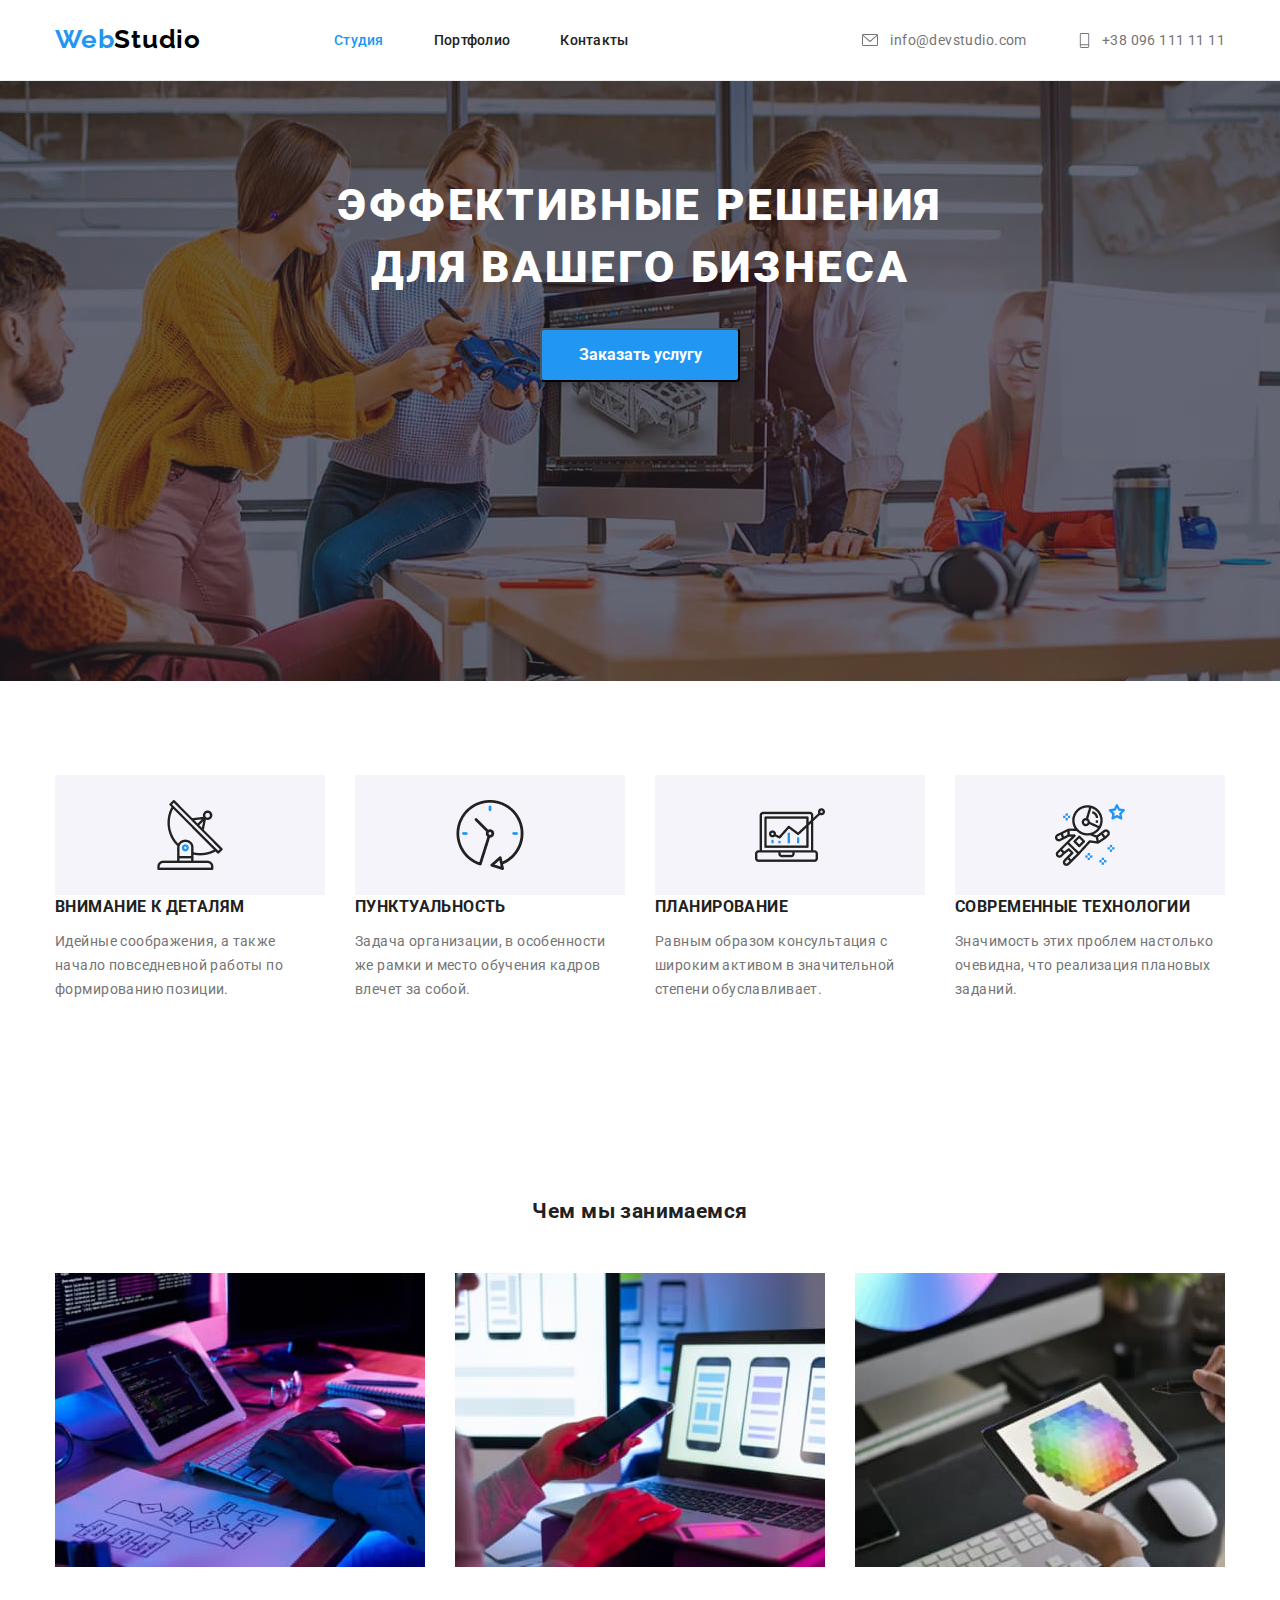
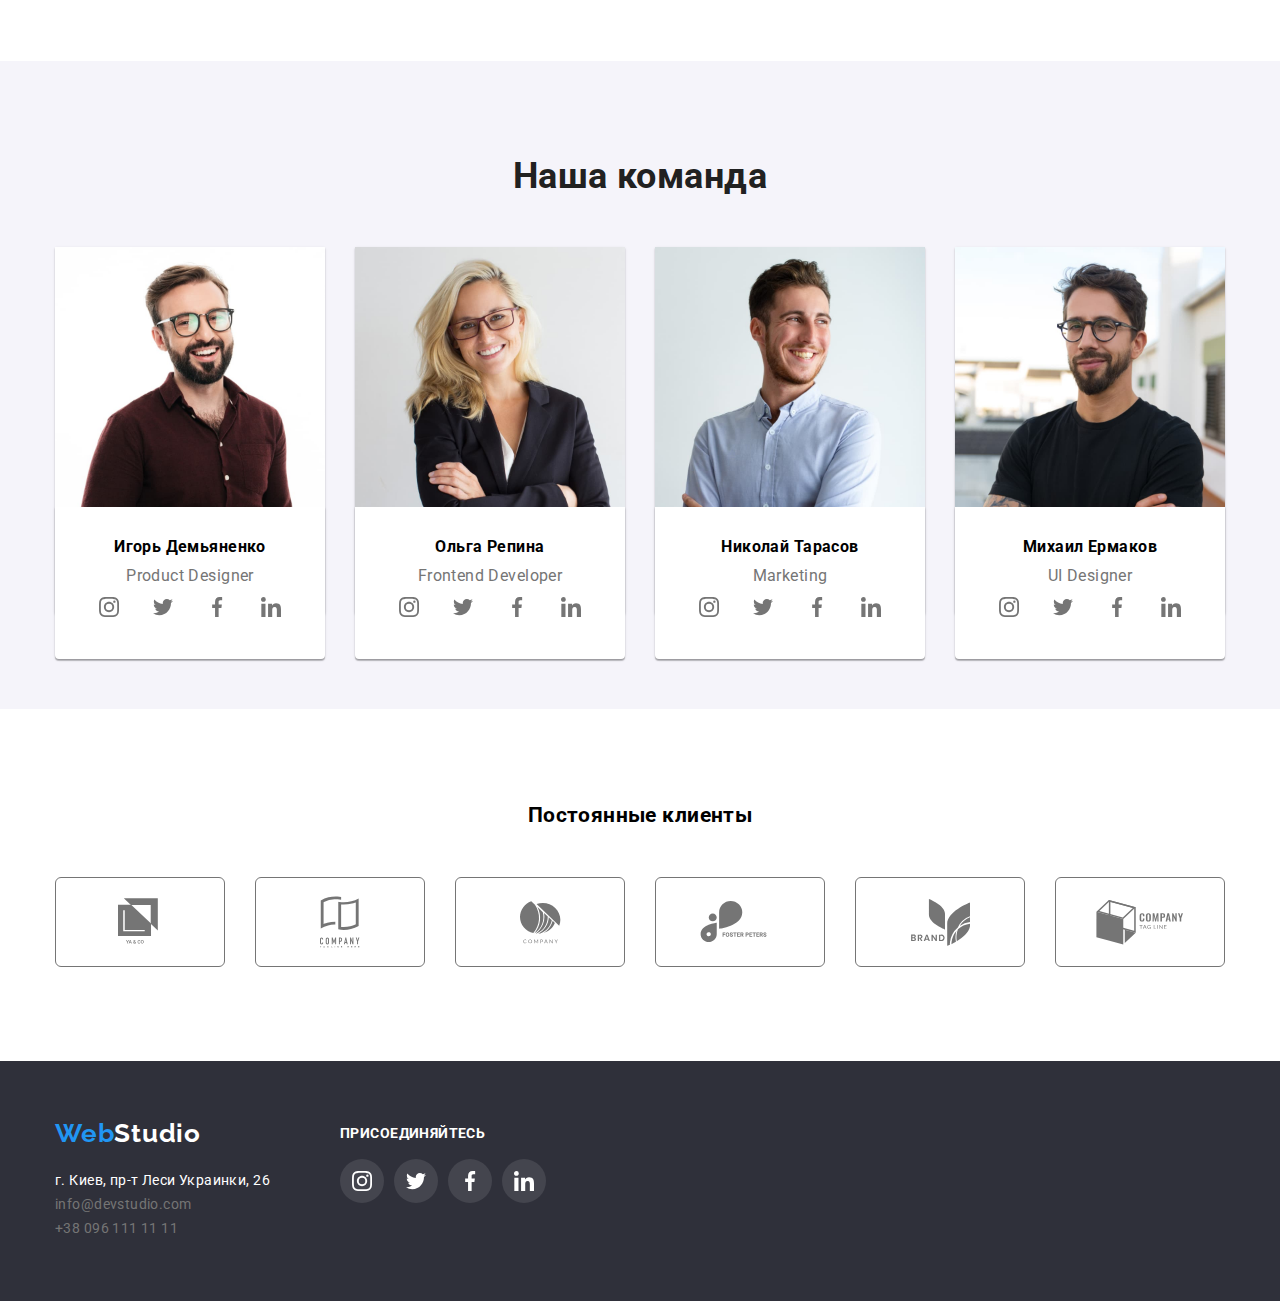
<file: index.html>
<!DOCTYPE html>
<html lang="ru">

<head>
    <meta charset="UTF-8">
    <meta http-equiv="X-UA-Compatible" content="IE=edge">
    <meta name="viewport" content="width=device-width, initial-scale=1.0">
    <title>Document</title>

    <link rel="stylesheet"
        href="https://cdnjs.cloudflare.com/ajax/libs/modern-normalize/1.0.0/modern-normalize.min.css">
    <link
        href="https://fonts.googleapis.com/css2?family=Raleway:wght@700&family=Roboto:wght@400;500;700;900&display=swap"
        rel="stylesheet">
    <link rel="stylesheet" href="./CSS/style.css">


</head>

<body>
    <header>

        <div class="container head">
            <a href="./index.html" class="logo">Web<span class="logo-second-part">Studio</span> </a>
            <nav>

                <ul class="site-nav list">
                    <li>
                        <a href="./index.html" class="link current">Студия</a>
                    </li>
                    <li>
                        <a href="./portfolio.html" class="link">Портфолио</a>
                    </li>
                    <li>
                        <a href="Контакты" class="link">Контакты</a>
                    </li>
                </ul>
            </nav>
           <ul class="list nav-contacts">
               <li class="nav-contacts-item-mail"><a class="mail" href="mailto:info@devstudio.com">
                <svg class="icon" >
                    <use href="./images/sprite.svg#icon-envelope"></use>
                </svg>
                info@devstudio.com</a></li>
               <li class="nav-contacts-item-tel" ><a class="tel" href="tel:+380961111111">
                <svg class="icon" width=15px height=25px >
                    <use href="./images/sprite.svg#icon-cellphone"></use>
                </svg>
                +38 096 111 11 11</a></li>
           </ul>

               
                
            
           
        </div>

    </header>
    <main>
        <!-- герой -->
        <section class="section hero-section overlay">
            <div class="container">
                <h1 class="hero-section-title">Эффективные решения <br> для вашего бизнеса</h1>
                <button class="button-hero" type="button">Заказать услугу</button>
            </div>


        </section>
        <section class="section">
            <div class="container">
                <h2 class="title hidden">Наши качества</h2>
                <ul class="list advantages">
                    <li class="advantages-item-antenna">
                        <h3 class="title advantages">Внимание к деталям</h3>
                        <p>Идейные соображения, а также начало повседневной работы по формированию позиции.</p>
                    </li>
                    <li class="advantages-item-clock">
                        <h3 class="title advantages">Пунктуальность</h3>
                        <p>Задача организации, в особенности же рамки и место обучения кадров влечет за собой.</p>
                    </li>
                    <li class="advantages-item-diagram">
                        <h3 class="title advantages">Планирование</h3>
                        <p>Равным образом консультация с широким активом в значительной степени обуславливает.</p>

                    </li>
                    <li class="advantages-item-astronaut">
                        <h3 class="title advantages">Современные технологии</h3>
                        <p>Значимость этих проблем настолько очевидна, что реализация плановых заданий.</p>
                    </li>
                </ul>
            </div>
        </section>

        <!-- Чем мы занимаемся -->

        <section class="section">
            <div class="container">
                <h2 class="what-we-do title">Чем мы занимаемся</h2>
                <div class="we-do">
                    <ul class="list">
                        <li> <img src="./images/box_1.jpg" width="370" alt="Компьютер"></li>
                        <li><img src="./images/box_2.jpg" width="370" alt="Мобильник"></li>
                        <li><img src="./images/box_3.jpg" width="370" alt="Планшет"></li>
                    </ul>
                </div>


            </div>

        </section>

        <!-- Наша команда -->


        <section class="section team">
            <div class="container">
                <h2 class="title team-title">Наша команда</h2>
                <ul class="list team-list">
                    <li class="team-list-item">
                        <div class="teammatepic-thumb">
                            <img src="./images/team_1.jpg" width="270" alt="Член команды 1">
                        </div>

                        <div class="teammate-info">
                            <h3 class="teammate-name">Игорь Демьяненко</h3>
                            <p class="teammate-position">Product Designer</p>
                        <ul class="list social-icons">
                            <li class="social-icons-item">
                                <a href="" class="social-icons-link" target="_blank" rel="noopener noreferer">
                                    <svg class="icon">
                                        <use href="./images/sprite.svg#icon-instagram"></use>
                                    </svg>
                                </a>
                            </li>
                            <li class="social-icons-item">
                                <a href="" class="social-icons-link">
                                    <svg class="icon">
                                        <use href="./images/sprite.svg#icon-twitter"></use>
                                    </svg>
                                </a>
                            </li>
                            <li class="social-icons-item">
                                <a href="" class="social-icons-link">
                                    <svg class="icon">
                                        <use href="./images/sprite.svg#icon-facebook"></use>
                                    </svg>
                                </a>
                            </li>
                            <li class="social-icons-item">
                                <a href="" class="social-icons-link">
                                    <svg class="icon">
                                        <use href="./images/sprite.svg#icon-linkedin"></use>
                                    </svg>
                                </a>
                            </li>
                        </ul>
                        
                        </div>
                       


                    </li>
                    <li class="team-list-item">
                        <div class="teammatepic-thumb">
                            <img src="./images/team_2.jpg" width="270" alt="Член команды 2">
                    
                       
                        </div>


                        <div class="teammate-info">
                            <h3 class="teammate-name">Ольга Репина </h3>
                            <p class="teammate-position">Frontend Developer</p>
                        <ul class="list social-icons">
                            <li class="social-icons-item">
                                <a href="" class="social-icons-link" target="_blank" rel="noopener noreferer">
                                    <svg class="icon">
                                        <use href="./images/sprite.svg#icon-instagram"></use>
                                    </svg>
                                </a>
                            </li>
                            <li class="social-icons-item">
                                <a href="" class="social-icons-link">
                                    <svg class="icon">
                                        <use href="./images/sprite.svg#icon-twitter"></use>
                                    </svg>
                                </a>
                            </li>
                            <li class="social-icons-item">
                                <a href="" class="social-icons-link">
                                    <svg class="icon">
                                        <use href="./images/sprite.svg#icon-facebook"></use>
                                    </svg>
                                </a>
                            </li>
                            <li class="social-icons-item">
                                <a href="" class="social-icons-link">
                                    <svg class="icon">
                                        <use href="./images/sprite.svg#icon-linkedin"></use>
                                    </svg>
                                </a>
                            </li>
                        </ul>
                        </div>
                        

                    </li>
                    <li class="team-list-item">
                        <div class="teammatepic-thumb">
                            <img src="./images/team_3.jpg" width="270" alt="Член команды 3">
                        </div>

                        <div class="teammate-info">
                            <h3 class="teammate-name">Николай Тарасов</h3>
                            <p class="teammate-position">Marketing</p>
                    <ul class="list social-icons">
                        <li class="social-icons-item">
                            <a href="" class="social-icons-link" target="_blank" rel="noopener noreferer">
                                <svg class="icon">
                                    <use href="./images/sprite.svg#icon-instagram"></use>
                                </svg>
                            </a>
                        </li>
                        <li class="social-icons-item">
                            <a href="" class="social-icons-link">
                                <svg class="icon">
                                    <use href="./images/sprite.svg#icon-twitter"></use>
                                </svg>
                            </a>
                        </li>
                        <li class="social-icons-item">
                            <a href="" class="social-icons-link">
                                <svg class="icon">
                                    <use href="./images/sprite.svg#icon-facebook"></use>
                                </svg>
                            </a>
                        </li>
                        <li class="social-icons-item">
                            <a href="" class="social-icons-link">
                                <svg class="icon">
                                    <use href="./images/sprite.svg#icon-linkedin"></use>
                                </svg>
                            </a>
                        </li>
                    </ul>
                        </div>

                    </li>
                    <li class="team-list-item">
                        <div class="teammatepic-thumb">
                            <img src="./images/team_4.jpg" width="270" alt="Член команды 4">
                        </div>

                        <div class="teammate-info">
                            <h3 class="teammate-name">Михаил Ермаков</h3>
                            <p class="teammate-position">UI Designer</p>
                    <ul class="list social-icons">
                        <li class="social-icons-item">
                            <a href="" class="social-icons-link" target="_blank" rel="noopener noreferer">
                                <svg class="icon">
                                    <use href="./images/sprite.svg#icon-instagram"></use>
                                </svg>
                            </a>
                        </li>
                        <li class="social-icons-item">
                            <a href="" class="social-icons-link">
                                <svg class="icon">
                                    <use href="./images/sprite.svg#icon-twitter"></use>
                                </svg>
                            </a>
                        </li>
                        <li class="social-icons-item">
                            <a href="" class="social-icons-link">
                                <svg class="icon">
                                    <use href="./images/sprite.svg#icon-facebook"></use>
                                </svg>
                            </a>
                        </li>
                        <li class="social-icons-item">
                            <a href="" class="social-icons-link">
                                <svg class="icon">
                                    <use href="./images/sprite.svg#icon-linkedin"></use>
                                </svg>
                            </a>
                        </li>
                    </ul>
                        </div>



                    </li>
                </ul>
            </div>

        </section>
        <!-- Постоянные клиенты -->
        <section class="section">
            <div class="container">
<h2 class="clients-title">Постоянные клиенты</h2>
<ul class="clients-list list">
    <li class="clients-list-item">
        <a class="clients-item-link" href="">
        <svg class="icon" width=44px height=49px>
            <use href="./images/sprite.svg#icon-logo1"></use>
        </svg>
        </a>
    </li>
    <li class="clients-list-item">
        <a class="clients-item-link" href="">
            <svg class="icon" width=40px height=52px>
                <use href="./images/sprite.svg#icon-logo2"></use>
            </svg>
        </a>
    </li>
    <li class="clients-list-item">
        <a class="clients-item-link" href="">
            <svg class="icon" width=41px height=43px>
                <use href="./images/sprite.svg#icon-logo3"></use>
            </svg>
        </a>
    </li>
    <li class="clients-list-item">
        <a class="clients-item-link" href="">
            <svg class="icon" width=80px height=42px>
                <use href="./images/sprite.svg#icon-logo4"></use>
            </svg>
        </a>
    </li>
    <li class="clients-list-item">
        <a class="clients-item-link" href="">
            <svg class="icon" width=59px height=47px>
                <use href="./images/sprite.svg#icon-logo5"></use>
            </svg>
        </a>
    </li>
    <li class="clients-list-item">
        <a class="clients-item-link" href="">
            <svg class="icon" width=88px height=45px>
                <use href="./images/sprite.svg#icon-logo6"></use>
            </svg>
        </a>
    </li>
</ul>
            </div>
        </section>
    </main>

    <!-- Подвал -->


    <footer>
        <div class="container footer-main">
            <div class="footer-address">
    
    
                <div class="logo-footer">
                    <a href="./index.html" class="logo">Web<span class="logo-second-part-footer">Studio</span> </a>
                </div>
    
    
                <address>
                    г. Киев, пр-т Леси Украинки, 26 <br>
                    <a class="mail-footer" href="mailto:info@devstudio.com">info@devstudio.com</a> <br>
                    <a class="tel-footer" href="tel:+380961111111">+38 096 111 11 11</a>
                </address>
            </div>
    
            <div class="footer-socials">
                <b>ПРИСОЕДИНЯЙТЕСЬ</b>
                <div class="footer-icons">
                    <ul class="list social-icons">
                        <li class="social-icons-item">
                            <a href="" class="social-icons-link-footer" target="_blank" rel="noopener noreferer">
                                <svg class="icon">
                                    <use href="./images/sprite.svg#icon-instagram"></use>
                                </svg>
                            </a>
                        </li>
                        <li class="social-icons-item">
                            <a href="" class="social-icons-link-footer">
                                <svg class="icon">
                                    <use href="./images/sprite.svg#icon-twitter"></use>
                                </svg>
                            </a>
                        </li>
                        <li class="social-icons-item">
                            <a href="" class="social-icons-link-footer">
                                <svg class="icon footer-icon">
                                    <use href="./images/sprite.svg#icon-facebook"></use>
                                </svg>
                            </a>
                        </li>
                        <li class="social-icons-item">
                            <a href="" class="social-icons-link-footer">
                                <svg class="icon">
                                    <use href="./images/sprite.svg#icon-linkedin"></use>
                                </svg>
                            </a>
                        </li>
                    </ul>
                </div>
    
            </div>
        </div>
    </footer>
</body>

</html>
</file>
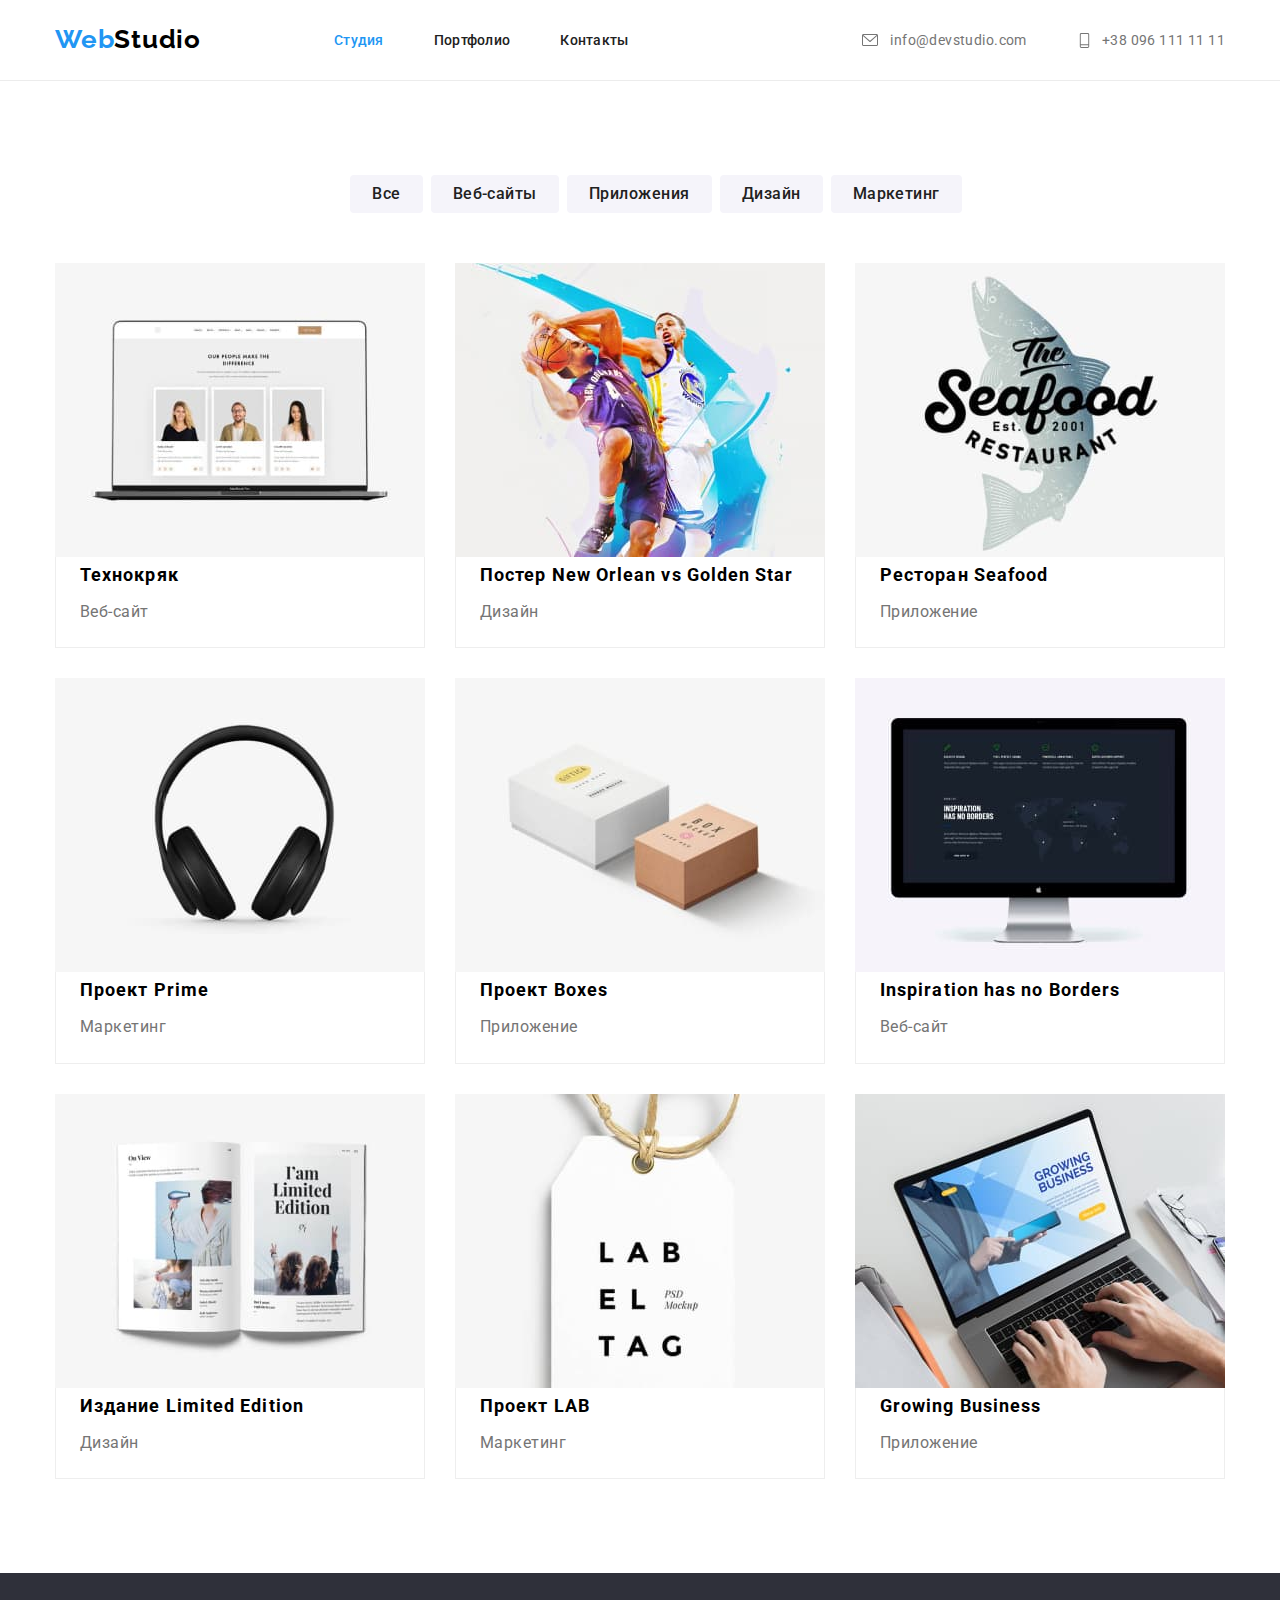
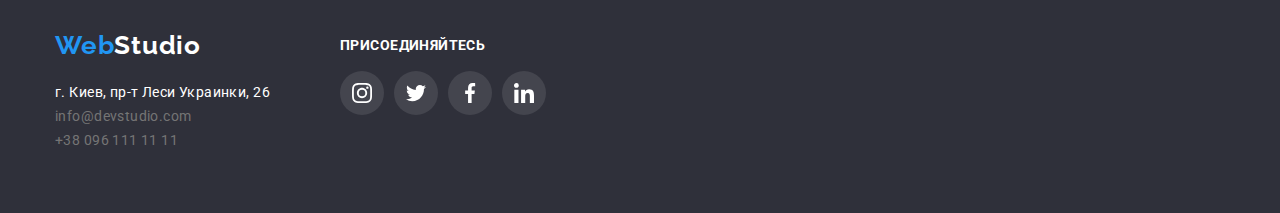
<file: portfolio.html>
<!DOCTYPE html>
<html lang="ru">
<head>
    <meta charset="UTF-8">
    <meta http-equiv="X-UA-Compatible" content="IE=edge">
    <meta name="viewport" content="width=device-width, initial-scale=1.0">
    <title>Portfolio</title>
    <link rel="stylesheet" href="https://cdnjs.cloudflare.com/ajax/libs/modern-normalize/1.0.0/modern-normalize.min.css">
    <link rel="preconnect" href="https://fonts.gstatic.com">
    <link href="https://fonts.googleapis.com/css2?family=Raleway:wght@700&family=Roboto:wght@400;500;700;900&display=swap"
        rel="stylesheet">
        <link rel="stylesheet" href="./CSS/style.css">
</head>
<body>
    <header>
    
        <div class="container head">
            <a href="./index.html" class="logo">Web<span class="logo-second-part">Studio</span> </a>
            <nav>
    
                <ul class="site-nav list">
                    <li>
                        <a href="./index.html" class="link current">Студия</a>
                    </li>
                    <li>
                        <a href="./portfolio.html" class="link">Портфолио</a>
                    </li>
                    <li>
                        <a href="Контакты" class="link">Контакты</a>
                    </li>
                </ul>
            </nav>
            <ul class="list nav-contacts">
                <li class="nav-contacts-item-mail"><a class="mail" href="mailto:info@devstudio.com">
                        <svg class="icon">
                            <use href="./images/sprite.svg#icon-envelope"></use>
                        </svg>
                        info@devstudio.com</a></li>
                <li class="nav-contacts-item-tel"><a class="tel" href="tel:+380961111111">
                        <svg class="icon" width=15px height=25px>
                            <use href="./images/sprite.svg#icon-cellphone"></use>
                        </svg>
                        +38 096 111 11 11</a></li>
            </ul>
    
    
    
    
    
        </div>
    
    </header>
    <main>
        <section class="section">
            <div class="container">
            <h1 class="portfolio-title">portfolio</h1>
            <ul class="portfolio-buttons-list list">
                <li><button class="portfolio-button" type="button">Все</button></li>
                <li><button class="portfolio-button" type="button">Веб-сайты</button></li>
                <li><button class="portfolio-button" type="button">Приложения</button></li>
                <li><button class="portfolio-button" type="button">Дизайн</button></li>
                <li><button class="portfolio-button" type="button">Маркетинг</button></li>
            </ul>
            <ul class="list products">
                <li class="product-card">
                    <a class="text-decoration" href="tehnokryak">
                        <img src="./images/portfolio/img_1.jpg" width="370" alt="Технокряк">
                        <div class="card-description">
                            <h2 class="product-name">Технокряк</h2>
                            <p class="product-description">Веб-сайт</p>
                        </div>
                    </a>
                   
                   
                </li>
                <li class="product-card">
                    <a href="">
                    <img src="./images/portfolio/img_2.jpg" width="370" alt="Постер_баскетболист">
                   <div class="card-description"><h2 class="product-name">Постер New Orlean vs Golden Star</h2>
                <p class="product-description">Дизайн</p>
            </div> 
            </a>
                </li>
                <li class="product-card">
                    <a href="">
                    <img src="./images/portfolio/img_3.jpg" width="370" alt="Рыбный Ресторан">
                   <div class="card-description"><h2 class="product-name">Ресторан Seafood</h2>
                    <p class="product-description">Приложение</p></div> 
                </a>
                </li>
                <li class="product-card">
                    <a href="">
                    <img src="./images/portfolio/img_4.jpg" width="370" alt="Наушники">
                   <div class="card-description"><h2 class="product-name">Проект Prime</h2>
                    <p class="product-description">Маркетинг</p></div> 
                    </a>
                </li>

                <li class="product-card">
                    <a href="">
                    <img src="./images/portfolio/img_5.jpg" width="370" alt="Коробки">
                    <div class="card-description"><h2 class="product-name">Проект Boxes</h2>
                    <p class="product-description">Приложение</p></div>
                </a>
                </li>
                <li class="product-card">
                    <a href="">
                    <img src="./images/portfolio/img_6.jpg" width="370" alt="Монитор">
                    <div class="card-description"><h2 class="product-name">Inspiration has no Borders</h2>
                    <p class="product-description">Веб-сайт</p>
                </div>
                </a>
                </li>
                <li class="product-card">
                    <a href="">
                    <img src="./images/portfolio/img_7.jpg" width="370" alt="Раскрытая книга">
                   <div class="card-description">
                    <h2 class="product-name">Издание Limited Edition</h2>
                    <p class="product-description">Дизайн</p>
                   </div> 
                </a>
                </li>
                <li class="product-card">
                    <a href="">
                    <img src="./images/portfolio/img_8.jpg"  width="370" alt="Бирка">
                    <div class="card-description"><h2 class="product-name">Проект LAB</h2>
                    <p class="product-description">Маркетинг</p>
                </div>
                </a>
                </li>
                <li class="product-card">
                    <a href="">
                    <img src="./images/portfolio/img_9.jpg"  width="370" alt="Ноутбук">
                   <div class="card-description">
                    <h2 class="product-name">Growing Business</h2>
                    <p class="product-description">Приложение</p>
                   </div> 
                </a>
                </li>
                
            </ul>
            </div>
        </section>
    </main>



    <footer>
        <div class="container footer-main">
            <div class="footer-address">
    
    
                <div class="logo-footer">
                    <a href="./index.html" class="logo">Web<span class="logo-second-part-footer">Studio</span> </a>
                </div>
    
    
                <address>
                    г. Киев, пр-т Леси Украинки, 26 <br>
                    <a class="mail-footer" href="mailto:info@devstudio.com">info@devstudio.com</a> <br>
                    <a class="tel-footer" href="tel:+380961111111">+38 096 111 11 11</a>
                </address>
            </div>
    
            <div class="footer-socials">
                <b>ПРИСОЕДИНЯЙТЕСЬ</b>
                <div class="footer-icons">
                    <ul class="list social-icons">
                        <li class="social-icons-item">
                            <a href="" class="social-icons-link-footer" target="_blank" rel="noopener noreferer">
                                <svg class="icon">
                                    <use href="./images/sprite.svg#icon-instagram"></use>
                                </svg>
                            </a>
                        </li>
                        <li class="social-icons-item">
                            <a href="" class="social-icons-link-footer">
                                <svg class="icon">
                                    <use href="./images/sprite.svg#icon-twitter"></use>
                                </svg>
                            </a>
                        </li>
                        <li class="social-icons-item">
                            <a href="" class="social-icons-link-footer">
                                <svg class="icon footer-icon">
                                    <use href="./images/sprite.svg#icon-facebook"></use>
                                </svg>
                            </a>
                        </li>
                        <li class="social-icons-item">
                            <a href="" class="social-icons-link-footer">
                                <svg class="icon">
                                    <use href="./images/sprite.svg#icon-linkedin"></use>
                                </svg>
                            </a>
                        </li>
                    </ul>
                </div>
    
            </div>
            </div>
    </footer>
</body>
</html>
</file>
<file: CSS/style.css>
:root {
  --primary-text-color: #757575;
  --title-text-color: #212121;
  --accent-color: #2196f3;
  --primary-white-color: #ffffff;
  --card-set-gap: 20px;
  --grid-item: 3;
}

body {
  background-color: var(--primary-white-color);
  color: var(--primary-text-color);
  font-family: Roboto, sans-serif;
  font-style: normal;
  font-weight: normal;
  font-size: 14px;
  line-height: 24px;

  letter-spacing: 0.03em;
}

/* Утилитарные классы */

h1,
h2,
h3,
p {
  margin: 0px;
}
.title {
  margin-bottom: 10px;
}
h2 {
  margin-bottom: 50px;
}
.container {
  margin-left: auto;
  margin-right: auto;
  width: 1200px;
  padding-left: 15px;
  padding-right: 15px;
}
.section {
  padding-top: 94px;
  padding-bottom: 94px;
}

/* Соцсети */
.social-icons-item .icon {
  width: 20px;
  height: 20px;
  fill: var(--primary-text-color);
}
.social-icons {
  display: inline-flex;
  padding: 0px;
}

.social-icons-link {
  width: 44px;
  height: 44px;
  display: flex;
  justify-content: center;
  align-items: center;
}
.social-icons-item:not(:last-child) {
  margin-right: 10px;
}
.social-icons-link:hover,
.social-icons-link:focus {
  fill: var(--primary-white-color);
  background-color: var(--accent-color);
  border-radius: 50%;
}
.social-icons-link:hover .icon,
.social-icons-link:focus .icon {
  fill: var(--primary-white-color);
}

/* Хедер */
.head {
  display: flex;
  align-items: center;
  height: 80px;
}
.head > nav {
  margin-left: 93px;
}
.site-nav {
  display: flex;
}

.logo {
  color: var(--accent-color);
  font-family: Raleway;
  font-style: normal;
  font-weight: bold;
  font-size: 26px;
  line-height: 1, 2;
  letter-spacing: 0.03em;
  text-decoration: none;
}
.logo-second-part {
  color: black;
  font-family: Raleway;
  font-style: normal;
  font-weight: bold;
  font-size: 26px;
  line-height: 1.2;
  letter-spacing: 0.03em;
  text-decoration: none;
}
header {
  border-bottom: 1px solid #ececec;
}

/* Site nav */

.nav-contacts-item-mail .icon {
  width: 20px;
  height: 16px;
  fill: var(--primary-text-color);
}
.nav-contacts-item-tel .icon {
  fill: var(--primary-text-color);
}
.nav-contacts {
  display: flex;
  margin-left: auto;
  align-items: center;
}
.nav-contacts-item-tel {
  margin-left: 50px;
}
.mail:hover .icon,
.mail:focus .icon {
  fill: var(--accent-color);
}
.tel:hover .icon,
.tel:focus .icon {
  fill: var(--accent-color);
}

.site-nav > li {
  margin-right: 50px;
}

.site-nav > li:last-child {
  margin-right: 0;
}
.tel {
  text-decoration: none;
  margin-right: 0;
  display: flex;
  align-items: center;
}

.site-nav .link {
  color: var(--title-text-color);
  font-weight: 500;
  font-size: 14px;
  line-height: 1.14;
  letter-spacing: 0.02em;
  text-decoration: none;
}

.site-nav .link:hover,
.site-nav .link:focus {
  color: var(--accent-color);
}

.site-nav .link.current {
  color: var(--accent-color);
}
.mail {
  color: var(--title-text-color);
  text-decoration: none;

  display: flex;
  align-items: center;
}

.mail:focus,
.mail:hover,
.tel:focus,
.tel:hover {
  color: var(--accent-color);
}

.tel,
.mail {
  color: var(--primary-text-color);
}
.list {
  list-style: none;
}
.nav-contacts-item-mail .icon,
.nav-contacts-item-tel .icon {
  margin-right: 10px;
}

/* герой */

.hero-section {
  background-color: #2f303a;
  text-align: center;
  height: 600px;
}

.title {
  color: var(--title-text-color);
}
.hero-section-title {
  color: var(--primary-white-color);
  font-weight: 900;
  font-size: 44px;
  line-height: 1.4;
  text-align: center;
  letter-spacing: 0.06em;
  text-transform: uppercase;
  margin-bottom: 30px;
}

.button-hero {
  background-color: var(--accent-color);
  color: var(--primary-white-color);
  width: 200px;
  box-shadow: 0px 4px 4px rgba(0, 0, 0, 0.15);
  border-radius: 4px;
  display: inline-block;
  padding: 10px 32px;
  font-family: Roboto;
  font-style: normal;
  font-weight: bold;
  font-size: 16px;
  line-height: 30px;
  align-items: center;
  text-align: center;
  cursor: pointer;
}

h1,
h2,
h3 {
  color: black;
}

.hidden {
  display: none;
}
.overlay {
    height: 600px;
    max-width: 1600px;
    margin-left: auto;
    margin-right: auto;
    background-size: cover;
    background-position: center;
    background-image: linear-gradient( to right, rgba(47, 48, 58, 0.4), rgba(47, 48, 58, 0.4)), url(../images/Hero_pic.jpg);
}

/* Наши качества */
.advantages {
  display: flex;
  margin: 0px;
  padding: 0px;
}
.title,
.advantages {
  margin-bottom: 10px;
}
li > .advantages {
  text-transform: uppercase;
}
.advantages > li {
  width: 270px;
  margin-right: 30px;
}
.advantages > li:last-child {
  margin-right: 0px;
}
.advantages-item-antenna::before{
  display: flex;
  content: " ";
  width: 270px;height: 120px;
  background-color:#F5F4FA;
  background-repeat: no-repeat;
  background-position: center;
  background-image: url(../images/antenna.png);

}
.advantages-item-clock::before{
  display: flex;
  content: " ";
  width: 270px;height: 120px;
  background-color:#F5F4FA;
  background-repeat: no-repeat;
  background-position: center;
  background-image: url(../images/clock.png);
}
.advantages-item-diagram::before{
  display: flex;
  content: " ";
  width: 270px;height: 120px;
  background-color:#F5F4FA;
  background-repeat: no-repeat;
  background-position: center;
  background-image: url(../images/diagram.png);
}
.advantages-item-astronaut::before{
  display: flex;
  content: " ";
  width: 270px;height: 120px;
  background-color:#F5F4FA;
  background-repeat: no-repeat;
  background-position: center;
  background-image: url(../images/astronaut.png);
}


/* Чем мы занимаемся */
.what-we-do {
  margin-bottom: 50px;
  text-align: center;
}
.we-do > .list {
  display: flex;
}
.we-do > ul {
  margin: 0px;
  padding: 0px;
}
.we-do > .list > li {
  width: 370px;
  margin-right: 30px;
}
.we-do > .list > li:last-child {
  margin-right: 0;
}
/* Наша команда */
.teammate-position {
  font-size: 16px;
  line-height: 1.2;
}

.team-title {
  font-weight: 700;
  font-size: 36px;
  line-height: 1.17;
  text-align: center;
  margin-bottom: 50px;
}

.team-list {
  padding: 0;
  margin: 0;
  list-style: none;
  display: flex;
  text-align: center;
}

.teammate-name {
  font-size: 16px;
  line-height: 1.2;
  margin-bottom: 10px;
}
.teammate-info {
  padding-top: 30px;
  padding-bottom: 30px;
  text-align: center;
  background-color: var(--primary-white-color);
  box-shadow: 0px 1px 3px rgba(0, 0, 0, 0.12), 0px 1px 1px rgba(0, 0, 0, 0.14),
    0px 2px 1px rgba(0, 0, 0, 0.2);
  border-radius: 0px 0px 4px 4px;
}

.team-list > .team-list-item {
  width: 270px;
  height: 368px;
  margin-right: 30px;
  box-shadow: 0px 1px 3px rgba(0, 0, 0, 0.12), 0px 1px 1px rgba(0, 0, 0, 0.14),
    0px 2px 1px rgba(0, 0, 0, 0.2);
  border-radius: 0px 0px 4px 4px;
}
.team-list > .team-list-item:last-child {
  margin-right: 0;
}

.team {
  background-color: #f5f4fa;
}

/* Постоянные клиенты */
.clients-title {
  text-align: center;
  margin-bottom: 50px;
}

.clients-item-link {
  display: flex;
  width: 170px;
  height: 90px;
  border: 1px solid var(--primary-text-color);
  border-radius: 6px;
  align-items: center;
  justify-content: center;
}
.clients-list {
  display: flex;
  padding-left: 0;
  margin-top: 0;
  margin-bottom: 0;
}
.clients-list-item {
  margin-right: 30px;
}
.clients-list :last-child {
  margin-right: 0;
}
.clients-item-link > .icon {
  fill: var(--primary-text-color);
}
.clients-item-link:hover .icon,
.clients-item-link:focus .icon {
  fill: var(--accent-color);
}
.clients-item-link:hover,
.clients-item-link:focus {
  color: var(--accent-color);
  border: 1px solid var(--accent-color);
}

/* Подвал */

address {
  font-style: normal;
  font-weight: normal;
  font-size: 14px;
  line-height: 1.71;
  padding-bottom: 60px;
}

footer {
  background-color: #2f303a;
  color: var(--primary-white-color);

  padding-top: 60px;
}
.logo-second-part-footer {
  color: var(--primary-white-color);
  text-decoration: none;
}

.mail-footer,
.tel-footer {
  color: var(--primary-text-color);
  text-decoration: none;
}
.mail-footer:focus,
.mail-footer:hover,
.tel-footer:hover,
.tel-footer:focus {
  color: var(--accent-color);
}
.logo-footer {
  margin-bottom: 20px;
}

img {
  display: block;
  max-width: 100%;
  height: auto;
}
b {
  display: block
  font-family: Roboto;
  font-style: normal;
  font-weight: bold;
  font-size: 14px;
  line-height: 16px;
  letter-spacing: 0.03em;
  text-transform: uppercase;
}
.footer-socials {
  display: block;
  margin-left: 70px;
}
.footer-main {
  display: flex;
}
.social-icons-link-footer .icon{
  fill: var(--primary-white-color);
}
.social-icons-link-footer{
  display: flex;
  width: 44px;
  height: 44px;
  border-radius: 50%;
  justify-content: center;
  align-items: center;
  background-color: rgba(255, 255, 255, 0.1);
}

.social-icons-link-footer:hover,
.social-icons-link-footer:focus
{
  background-color: var(--accent-color);
}



/* Портфолио */
.portfolio-button {
  background-color: #f5f4fa;
  color: var(--title-text-color);
  cursor: pointer;

  font-weight: 500;
  font-size: 16px;
  line-height: 1.63;
  text-align: center;
  letter-spacing: 0.03em;
  border-radius: 4px;
  padding-top: 6px;
  padding-bottom: 6px;
  padding-left: 22px;
  padding-right: 22px;
  display: inline-block;
  margin-right: 8px;
  border-style: none;
}

.portfolio-buttons-list {
  display: flex;
  text-align: center;
  margin-top: 0px;
  margin-bottom: 0px;
  justify-content: center;
}
.portfolio-buttons-list > .portfolio-button:last-child {
  margin-right: 0;
}

.portfolio-button:focus,
.portfolio-button:hover {
  background-color: var(--accent-color);
  color: var(--primary-white-color);
}
.portfolio-title {
  display: none;
}

.product-name {
  font-weight: 700;
  font-size: 18px;
  line-height: 2;
  letter-spacing: 0.06em;
  margin-bottom: 4px;
}
.product-card > img {
  margin-bottom: 20px;
}

.product-description {
  font-size: 16px;
  line-height: 1.89;
  letter-spacing: 0.03em;
  color: var(--primary-text-color);
}

.portfolio-buttons-list {
  margin-bottom: 50px;
}

.products {
  display: flex;
  flex-wrap: wrap;
  margin-top: 0;
  padding-left: 0;
  margin-right: -30px;
  margin-bottom: -30px;
}

.product-card a {
  text-decoration: none;
}
.products > .product-card {
  flex-basis: calc(100% / 3-30px);
  margin-right: 30px;
  margin-bottom: 30px;
}

.card-description {
  border-right: 1px solid #eeeeee;
  border-left: 1px solid #eeeeee;
  border-bottom: 1px solid #eeeeee;
  margin-top: -20px;
  padding: 20px 24px;
}
.product-card:hover{
  box-shadow: 1px 4px 6px rgba(0, 0, 0, 0.16), 0px 4px 4px rgba(0, 0, 0, 0.06), 0px 1px 1px rgba(0, 0, 0, 0.12);
}
</file>
